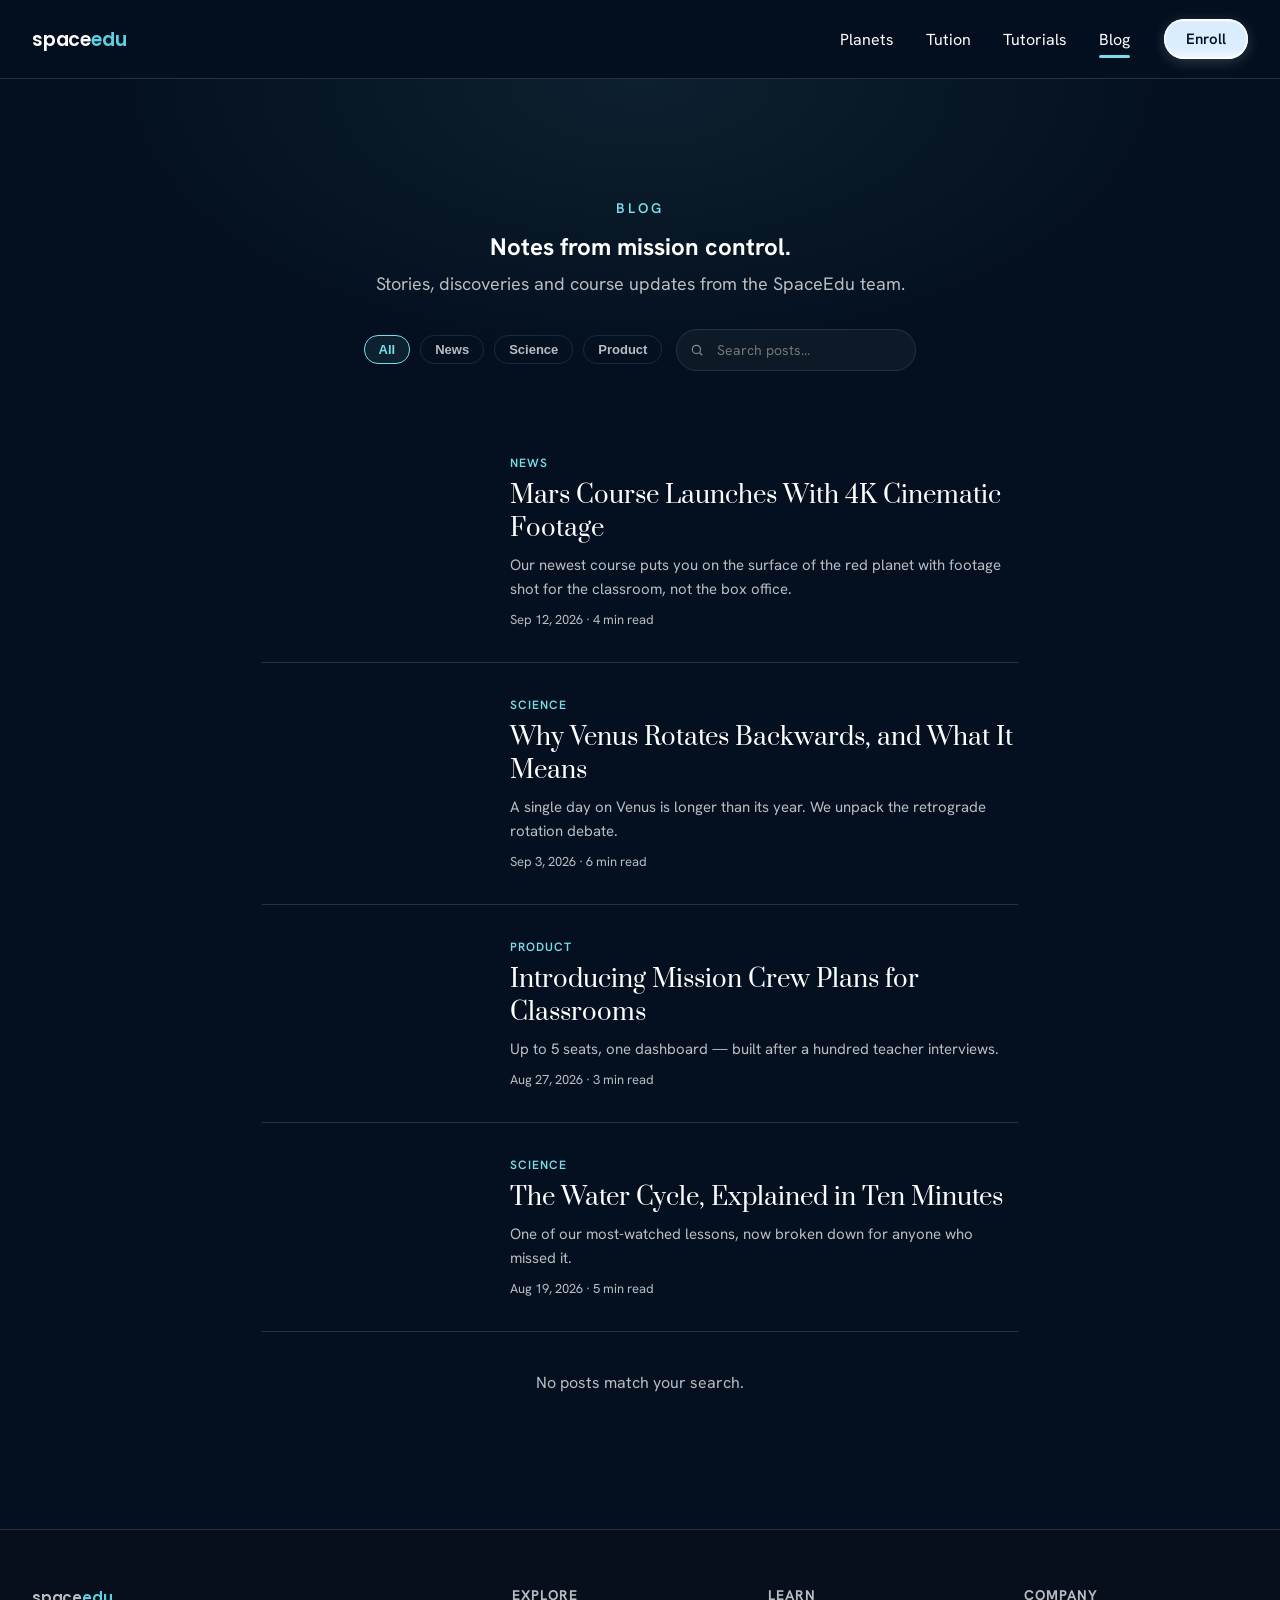
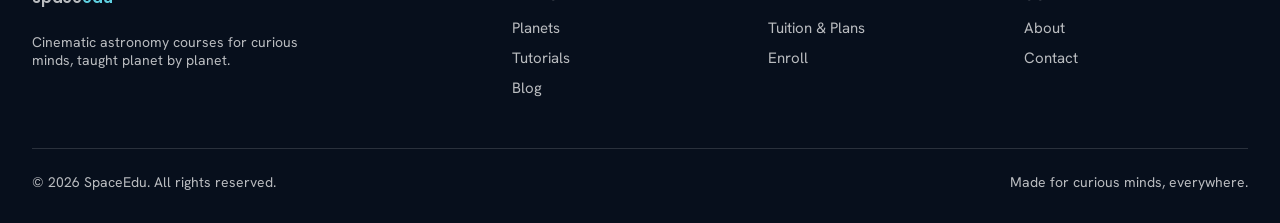
<file: blog.html>
<!DOCTYPE html>
<html lang="en">
<head>
<meta charset="UTF-8">
<meta name="viewport" content="width=device-width, initial-scale=1">
<title>Blog — SpaceEdu</title>
<link rel="icon" type="image/png" href="https://d8j0ntlcm91z4.cloudfront.net/user_38xzZboKViGWJOttwIXH07lWA1P/hf_20260827_202005_3346cc4d-ec3b-44ab-825c-b18e49f5021a.png">
<link rel="preconnect" href="https://fonts.googleapis.com">
<link rel="preconnect" href="https://fonts.gstatic.com" crossorigin>
<link href="https://fonts.googleapis.com/css2?family=Prata&family=Hanken+Grotesk:wght@400;500;600;700&family=Poppins:wght@500;600&display=swap" rel="stylesheet">
<link rel="stylesheet" href="styles.css">
<style>
.page-hero{padding:120px 0 40px;text-align:center;background:radial-gradient(ellipse at top,rgba(121,220,232,.08),transparent 60%)}
.blog-controls{display:flex;gap:14px;justify-content:center;align-items:center;flex-wrap:wrap;margin-top:30px}
.search-box{position:relative}
.search-box input{background:var(--card);border:1px solid var(--card-border);border-radius:22px;
  padding:11px 18px 11px 40px;color:#fff;font-family:var(--font-body);font-size:14px;width:240px;outline:none;transition:border-color .2s}
.search-box input:focus{border-color:var(--cyan)}
.search-box svg{position:absolute;left:14px;top:50%;transform:translateY(-50%);opacity:.5}
.post{border-bottom:1px solid var(--rule);padding:34px 0;display:grid;grid-template-columns:220px 1fr;gap:28px;align-items:center}
.post-thumb{height:130px;border-radius:12px;background-size:cover;background-position:center}
.post-tag{font-size:12px;color:var(--cyan);font-weight:600;letter-spacing:1px;text-transform:uppercase}
.post-title{font-family:var(--font-serif);font-size:24px;font-weight:400;margin:8px 0}
.post-excerpt{color:var(--ink-dim);font-size:15px;line-height:1.6}
.post-meta{color:var(--ink-dim);font-size:13px;margin-top:10px}
@media (max-width:640px){.post{grid-template-columns:1fr}}
</style>
</head>
<body>

<header class="navbar">
  <div class="navrow">
    <a class="logo" href="index.html">space<i>edu</i></a>
    <nav class="links" id="site-nav">
      <a href="index.html">Planets</a>
      <a href="tuition.html">Tution</a>
      <a href="tutorials.html">Tutorials</a>
      <a href="blog.html" aria-current="page">Blog</a>
      <a class="enroll" href="tuition.html">Enroll</a>
    </nav>
    <button class="burger" type="button" aria-label="Open navigation" aria-expanded="false" aria-controls="site-nav">
      <span></span><span></span><span></span>
    </button>
  </div>
</header>

<section class="page-hero">
  <div class="wrap">
    <div class="eyebrow center">Blog</div>
    <h1 class="h-serif center" style="max-width:700px">Notes from mission control.</h1>
    <p class="lede center" style="margin-top:8px">Stories, discoveries and course updates from the SpaceEdu team.</p>
    <div class="blog-controls">
      <div class="filter-row" role="group" aria-label="Filter posts by category" style="display:flex;gap:10px">
        <button type="button" class="tag active" data-cat="all">All</button>
        <button type="button" class="tag" data-cat="news">News</button>
        <button type="button" class="tag" data-cat="science">Science</button>
        <button type="button" class="tag" data-cat="product">Product</button>
      </div>
      <div class="search-box">
        <svg width="14" height="14" viewBox="0 0 24 24" fill="none" stroke="#fff" stroke-width="2"><circle cx="11" cy="11" r="7"/><path d="M21 21l-4.3-4.3"/></svg>
        <input type="text" id="blog-search" placeholder="Search posts…" aria-label="Search posts">
      </div>
    </div>
  </div>
</section>

<section style="padding-top:10px">
  <div class="wrap" style="max-width:820px">
    <article class="post reveal" data-cat="news" data-title="mars course launches with 4k cinematic footage">
      <div class="post-thumb" style="background-image:url('https://d8j0ntlcm91z4.cloudfront.net/user_38xzZboKViGWJOttwIXH07lWA1P/hf_20260827_202133_0ba6de7c-285d-43dc-b7ab-8c54c73707cb.png')"></div>
      <div>
        <div class="post-tag">News</div>
        <div class="post-title">Mars Course Launches With 4K Cinematic Footage</div>
        <p class="post-excerpt">Our newest course puts you on the surface of the red planet with footage shot for the classroom, not the box office.</p>
        <div class="post-meta">Sep 12, 2026 · 4 min read</div>
      </div>
    </article>

    <article class="post reveal" data-cat="science" data-title="why venus rotates backwards and what it means">
      <div class="post-thumb" style="background-image:url('https://d8j0ntlcm91z4.cloudfront.net/user_38xzZboKViGWJOttwIXH07lWA1P/hf_20260827_202133_cf55d1d8-7b59-4a64-80da-d72052ae974e.png')"></div>
      <div>
        <div class="post-tag">Science</div>
        <div class="post-title">Why Venus Rotates Backwards, and What It Means</div>
        <p class="post-excerpt">A single day on Venus is longer than its year. We unpack the retrograde rotation debate.</p>
        <div class="post-meta">Sep 3, 2026 · 6 min read</div>
      </div>
    </article>

    <article class="post reveal" data-cat="product" data-title="introducing mission crew plans for classrooms">
      <div class="post-thumb" style="background-image:url('https://d8j0ntlcm91z4.cloudfront.net/user_38xzZboKViGWJOttwIXH07lWA1P/hf_20260827_202133_508c64b8-a31e-4290-bdfc-1187df70e0a6.png')"></div>
      <div>
        <div class="post-tag">Product</div>
        <div class="post-title">Introducing Mission Crew Plans for Classrooms</div>
        <p class="post-excerpt">Up to 5 seats, one dashboard — built after a hundred teacher interviews.</p>
        <div class="post-meta">Aug 27, 2026 · 3 min read</div>
      </div>
    </article>

    <article class="post reveal" data-cat="science" data-title="the water cycle explained in ten minutes">
      <div class="post-thumb" style="background-image:url('https://d8j0ntlcm91z4.cloudfront.net/user_38xzZboKViGWJOttwIXH07lWA1P/hf_20260827_202133_508c64b8-a31e-4290-bdfc-1187df70e0a6.png')"></div>
      <div>
        <div class="post-tag">Science</div>
        <div class="post-title">The Water Cycle, Explained in Ten Minutes</div>
        <p class="post-excerpt">One of our most-watched lessons, now broken down for anyone who missed it.</p>
        <div class="post-meta">Aug 19, 2026 · 5 min read</div>
      </div>
    </article>
  </div>
  <div class="empty-msg" id="blog-empty" style="text-align:center;color:var(--ink-dim);padding:40px 0">No posts match your search.</div>
</section>

<footer>
  <div class="wrap">
    <div class="foot-grid">
      <div>
        <a class="logo" href="index.html" style="margin-bottom:14px;display:inline-block">space<i>edu</i></a>
        <p style="color:var(--ink-dim);font-size:14px;max-width:280px;margin-top:10px">Cinematic astronomy courses for curious minds, taught planet by planet.</p>
      </div>
      <div><h4>Explore</h4><a href="index.html">Planets</a><a href="tutorials.html">Tutorials</a><a href="blog.html">Blog</a></div>
      <div><h4>Learn</h4><a href="tuition.html">Tuition &amp; Plans</a><a href="tuition.html">Enroll</a></div>
      <div><h4>Company</h4><a href="#">About</a><a href="#">Contact</a></div>
    </div>
    <div class="foot-bottom"><span>© 2026 SpaceEdu. All rights reserved.</span><span>Made for curious minds, everywhere.</span></div>
  </div>
</footer>

<script src="app.js"></script>
<script>
(function(){
  var tags=document.querySelectorAll('.filter-row .tag');
  var search=document.getElementById('blog-search');
  var posts=document.querySelectorAll('.post');
  var empty=document.getElementById('blog-empty');
  var activeCat='all';

  function apply(){
    var q=search.value.trim().toLowerCase();
    var visible=0;
    posts.forEach(function(p){
      var catOk = activeCat==='all' || p.dataset.cat===activeCat;
      var textOk = !q || p.dataset.title.indexOf(q)!==-1;
      var show = catOk && textOk;
      p.style.display = show ? '' : 'none';
      if(show) visible++;
    });
    empty.style.display = visible===0 ? 'block' : 'none';
  }
  tags.forEach(function(t){
    t.addEventListener('click',function(){
      tags.forEach(function(x){x.classList.remove('active')});
      this.classList.add('active');
      activeCat=this.dataset.cat;
      apply();
    });
  });
  search.addEventListener('input', apply);
})();
</script>
</body>
</html>
</file>
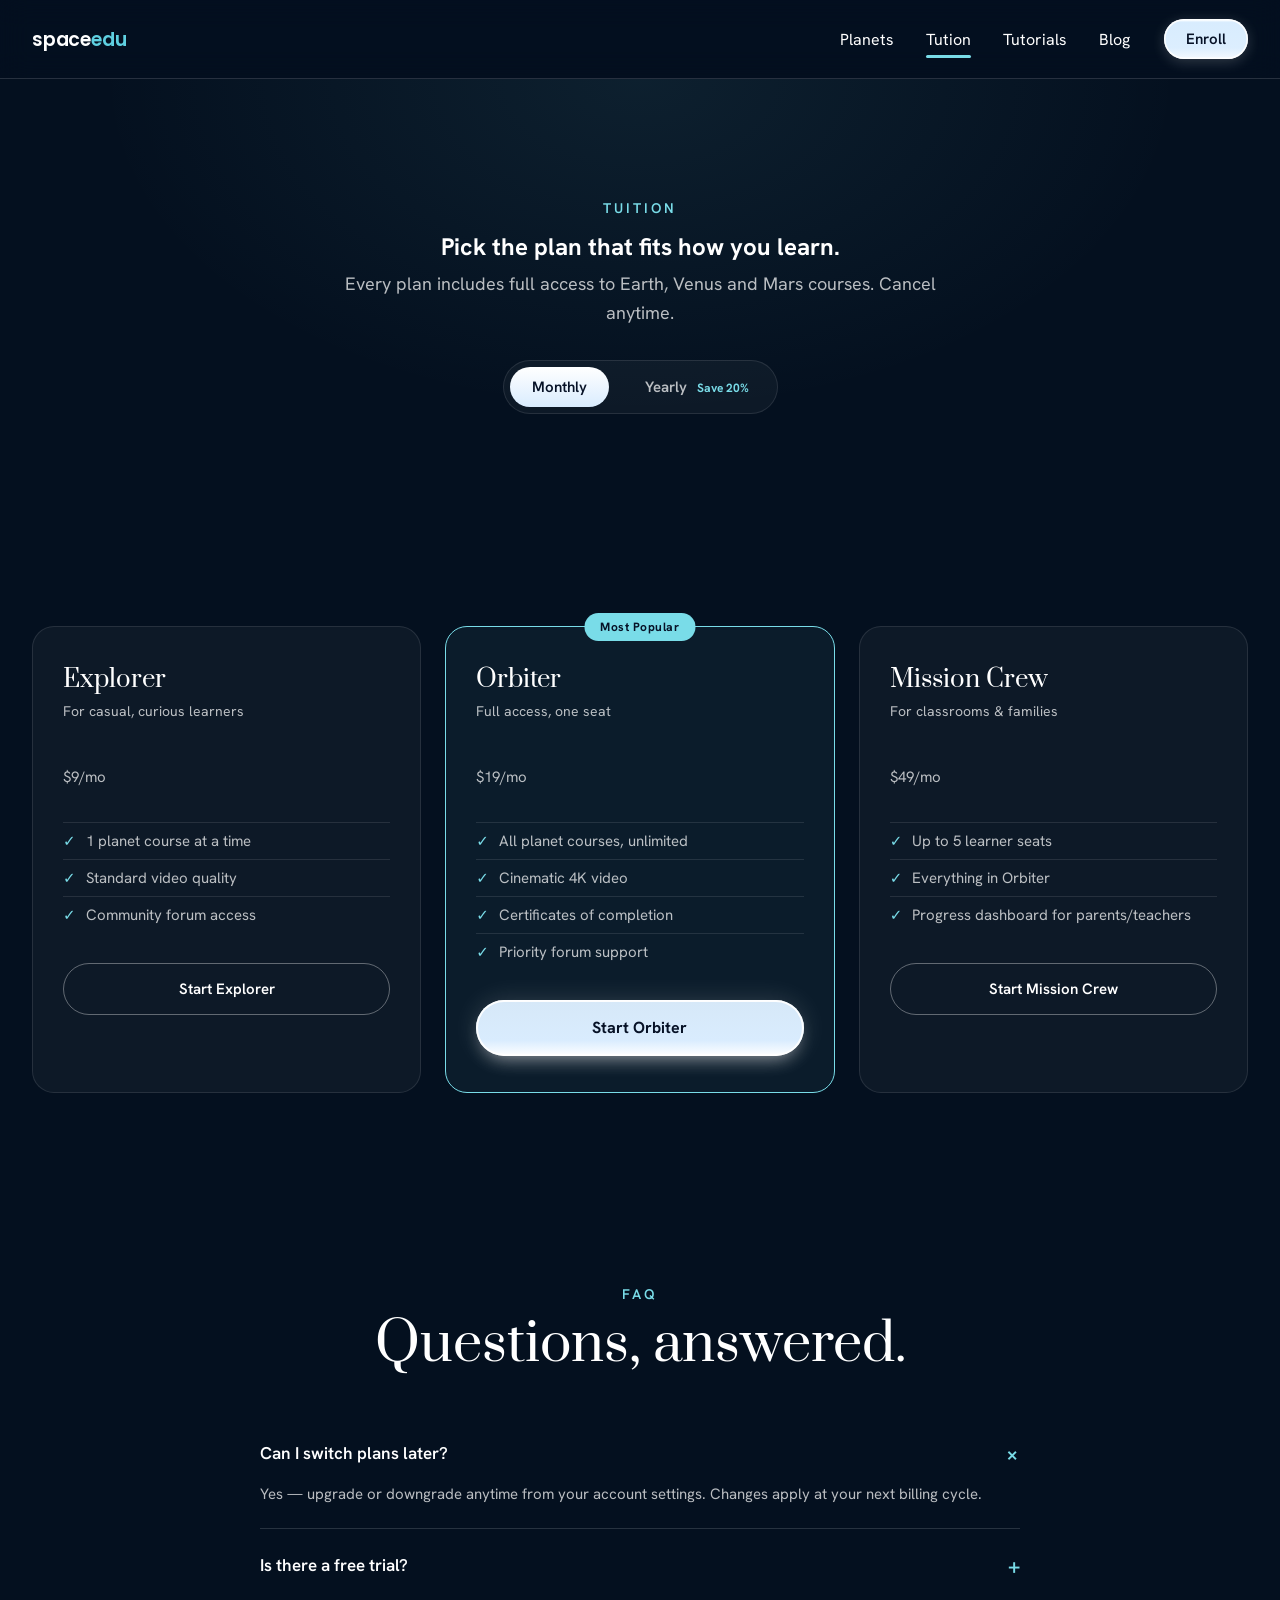
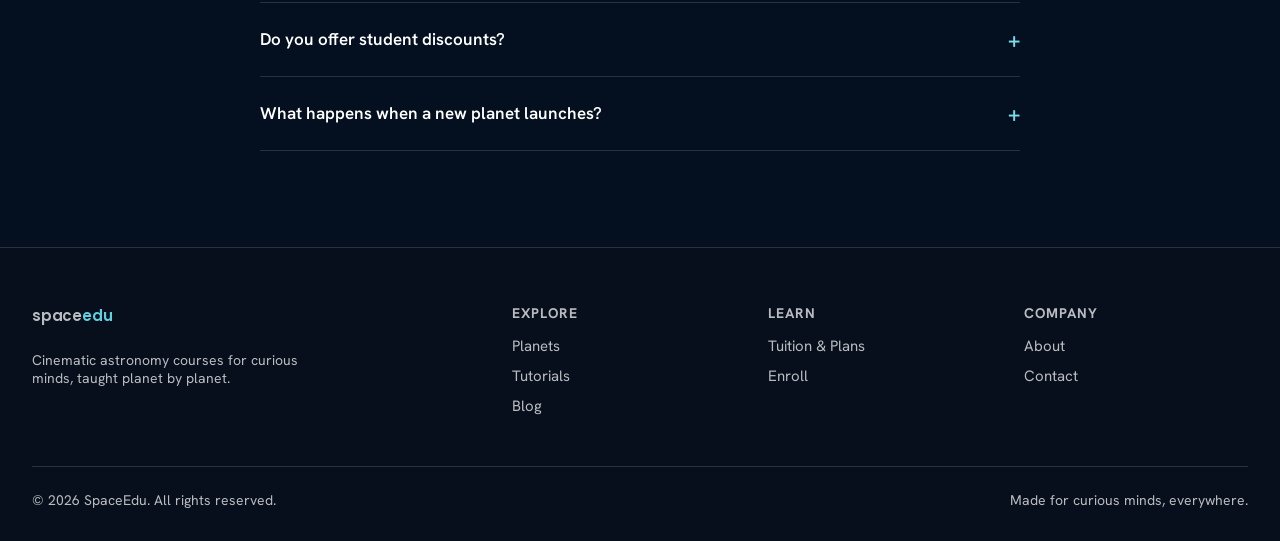
<file: tuition.html>
<!DOCTYPE html>
<html lang="en">
<head>
<meta charset="UTF-8">
<meta name="viewport" content="width=device-width, initial-scale=1">
<title>Tuition &amp; Plans — SpaceEdu</title>
<link rel="icon" type="image/png" href="https://d8j0ntlcm91z4.cloudfront.net/user_38xzZboKViGWJOttwIXH07lWA1P/hf_20260827_202005_3346cc4d-ec3b-44ab-825c-b18e49f5021a.png">
<link rel="preconnect" href="https://fonts.googleapis.com">
<link rel="preconnect" href="https://fonts.gstatic.com" crossorigin>
<link href="https://fonts.googleapis.com/css2?family=Prata&family=Hanken+Grotesk:wght@400;500;600;700&family=Poppins:wght@500;600&display=swap" rel="stylesheet">
<link rel="stylesheet" href="styles.css">
<style>
.page-hero{padding:120px 0 60px;text-align:center;background:radial-gradient(ellipse at top,rgba(121,220,232,.08),transparent 60%)}
.toggle-row{display:inline-flex;align-items:center;gap:14px;background:var(--card);border:1px solid var(--card-border);
  border-radius:30px;padding:6px;margin-top:32px}
.toggle-row button{border:0;background:none;color:var(--ink-dim);font-family:var(--font-body);font-weight:600;
  font-size:15px;padding:10px 22px;border-radius:24px;cursor:pointer;transition:all .25s}
.toggle-row button.active{background:linear-gradient(180deg,#fff,#d9ecfe);color:var(--btn-ink)}
.save-badge{font-size:12px;color:var(--cyan);font-weight:700;margin-left:6px}
.plans{display:grid;grid-template-columns:repeat(3,1fr);gap:24px;margin-top:56px}
@media (max-width:900px){.plans{grid-template-columns:1fr}}
.plan{position:relative;background:var(--card);border:1px solid var(--card-border);border-radius:22px;padding:36px 30px;
  transition:transform .3s cubic-bezier(.22,1,.36,1),border-color .3s}
.plan.featured{border-color:var(--cyan);background:rgba(121,220,232,.06)}
.plan:hover{transform:translateY(-8px)}
.plan .badge{position:absolute;top:-14px;left:50%;transform:translateX(-50%);background:var(--cyan);color:var(--btn-ink);
  font-size:12px;font-weight:700;padding:6px 16px;border-radius:14px;letter-spacing:.5px}
.plan h3{font-family:var(--font-serif);font-size:24px;font-weight:400;margin-bottom:6px}
.plan .price{font-family:var(--font-serif);font-size:44px;margin:18px 0 4px}
.plan .price span{font-size:15px;font-family:var(--font-body);color:var(--ink-dim)}
.plan ul{list-style:none;margin:24px 0 30px;color:var(--ink-dim);font-size:15px}
.plan li{padding:8px 0;border-top:1px solid var(--card-border);display:flex;gap:10px;align-items:center}
.plan li::before{content:"✓";color:var(--cyan);font-weight:700}
.plan .btn-pill,.plan .btn-ghost{width:100%}
.faq{max-width:760px;margin:0 auto}
.faq-item{border-bottom:1px solid var(--rule);padding:22px 0}
.faq-item summary{cursor:pointer;font-size:17px;font-weight:600;list-style:none;display:flex;justify-content:space-between;align-items:center}
.faq-item summary::-webkit-details-marker{display:none}
.faq-item summary::after{content:"+";font-size:22px;color:var(--cyan);transition:transform .25s}
.faq-item[open] summary::after{transform:rotate(45deg)}
.faq-item p{color:var(--ink-dim);margin-top:14px;line-height:1.6;font-size:15px}
</style>
</head>
<body>

<header class="navbar">
  <div class="navrow" id="navrow">
    <a class="logo" href="index.html">space<i>edu</i></a>
    <nav class="links" id="site-nav">
      <a href="index.html">Planets</a>
      <a href="tuition.html" aria-current="page">Tution</a>
      <a href="tutorials.html">Tutorials</a>
      <a href="blog.html">Blog</a>
      <a class="enroll" href="#plans">Enroll</a>
    </nav>
    <button class="burger" type="button" aria-label="Open navigation" aria-expanded="false" aria-controls="site-nav">
      <span></span><span></span><span></span>
    </button>
  </div>
</header>

<section class="page-hero">
  <div class="wrap">
    <div class="eyebrow center">Tuition</div>
    <h1 class="h-serif center" style="max-width:700px">Pick the plan that fits how you learn.</h1>
    <p class="lede center" style="margin-top:8px">Every plan includes full access to Earth, Venus and Mars courses. Cancel anytime.</p>
    <div class="toggle-row" role="group" aria-label="Billing period">
      <button type="button" class="active" data-period="monthly">Monthly</button>
      <button type="button" data-period="yearly">Yearly <span class="save-badge">Save 20%</span></button>
    </div>
  </div>
</section>

<section id="plans">
  <div class="wrap">
    <div class="plans">
      <div class="plan reveal">
        <h3>Explorer</h3>
        <p style="color:var(--ink-dim);font-size:14px">For casual, curious learners</p>
        <div class="price"><span class="amt" data-monthly="9" data-yearly="7">$9</span><span>/mo</span></div>
        <ul>
          <li>1 planet course at a time</li>
          <li>Standard video quality</li>
          <li>Community forum access</li>
        </ul>
        <a class="btn-ghost" href="#" style="display:flex">Start Explorer</a>
      </div>
      <div class="plan featured reveal">
        <span class="badge">Most Popular</span>
        <h3>Orbiter</h3>
        <p style="color:var(--ink-dim);font-size:14px">Full access, one seat</p>
        <div class="price"><span class="amt" data-monthly="19" data-yearly="15">$19</span><span>/mo</span></div>
        <ul>
          <li>All planet courses, unlimited</li>
          <li>Cinematic 4K video</li>
          <li>Certificates of completion</li>
          <li>Priority forum support</li>
        </ul>
        <a class="btn-pill" href="#" style="display:flex">Start Orbiter</a>
      </div>
      <div class="plan reveal">
        <h3>Mission Crew</h3>
        <p style="color:var(--ink-dim);font-size:14px">For classrooms &amp; families</p>
        <div class="price"><span class="amt" data-monthly="49" data-yearly="39">$49</span><span>/mo</span></div>
        <ul>
          <li>Up to 5 learner seats</li>
          <li>Everything in Orbiter</li>
          <li>Progress dashboard for parents/teachers</li>
        </ul>
        <a class="btn-ghost" href="#" style="display:flex">Start Mission Crew</a>
      </div>
    </div>
  </div>
</section>

<section>
  <div class="wrap">
    <div class="eyebrow center">FAQ</div>
    <h2 class="h-serif center" style="margin-bottom:44px">Questions, answered.</h2>
    <div class="faq">
      <details class="faq-item" open>
        <summary>Can I switch plans later?</summary>
        <p>Yes — upgrade or downgrade anytime from your account settings. Changes apply at your next billing cycle.</p>
      </details>
      <details class="faq-item">
        <summary>Is there a free trial?</summary>
        <p>Every plan starts with a 7-day free trial, no card charged until it ends.</p>
      </details>
      <details class="faq-item">
        <summary>Do you offer student discounts?</summary>
        <p>Yes — verified students get 30% off any plan. Look for the discount code at checkout.</p>
      </details>
      <details class="faq-item">
        <summary>What happens when a new planet launches?</summary>
        <p>Orbiter and Mission Crew members get instant access. Explorer members can add it à la carte.</p>
      </details>
    </div>
  </div>
</section>

<footer>
  <div class="wrap">
    <div class="foot-grid">
      <div>
        <a class="logo" href="index.html" style="margin-bottom:14px;display:inline-block">space<i>edu</i></a>
        <p style="color:var(--ink-dim);font-size:14px;max-width:280px;margin-top:10px">Cinematic astronomy courses for curious minds, taught planet by planet.</p>
      </div>
      <div><h4>Explore</h4><a href="index.html">Planets</a><a href="tutorials.html">Tutorials</a><a href="blog.html">Blog</a></div>
      <div><h4>Learn</h4><a href="tuition.html">Tuition &amp; Plans</a><a href="#plans">Enroll</a></div>
      <div><h4>Company</h4><a href="#">About</a><a href="#">Contact</a></div>
    </div>
    <div class="foot-bottom"><span>© 2026 SpaceEdu. All rights reserved.</span><span>Made for curious minds, everywhere.</span></div>
  </div>
</footer>

<script src="app.js"></script>
<script>
(function(){
  var btns=document.querySelectorAll('.toggle-row button');
  var amounts=document.querySelectorAll('.amt');
  btns.forEach(function(b){
    b.addEventListener('click',function(){
      btns.forEach(function(x){x.classList.remove('active')});
      this.classList.add('active');
      var period=this.dataset.period;
      amounts.forEach(function(a){ a.textContent = '$'+a.dataset[period]; });
    });
  });
})();
</script>
</body>
</html>
</file>
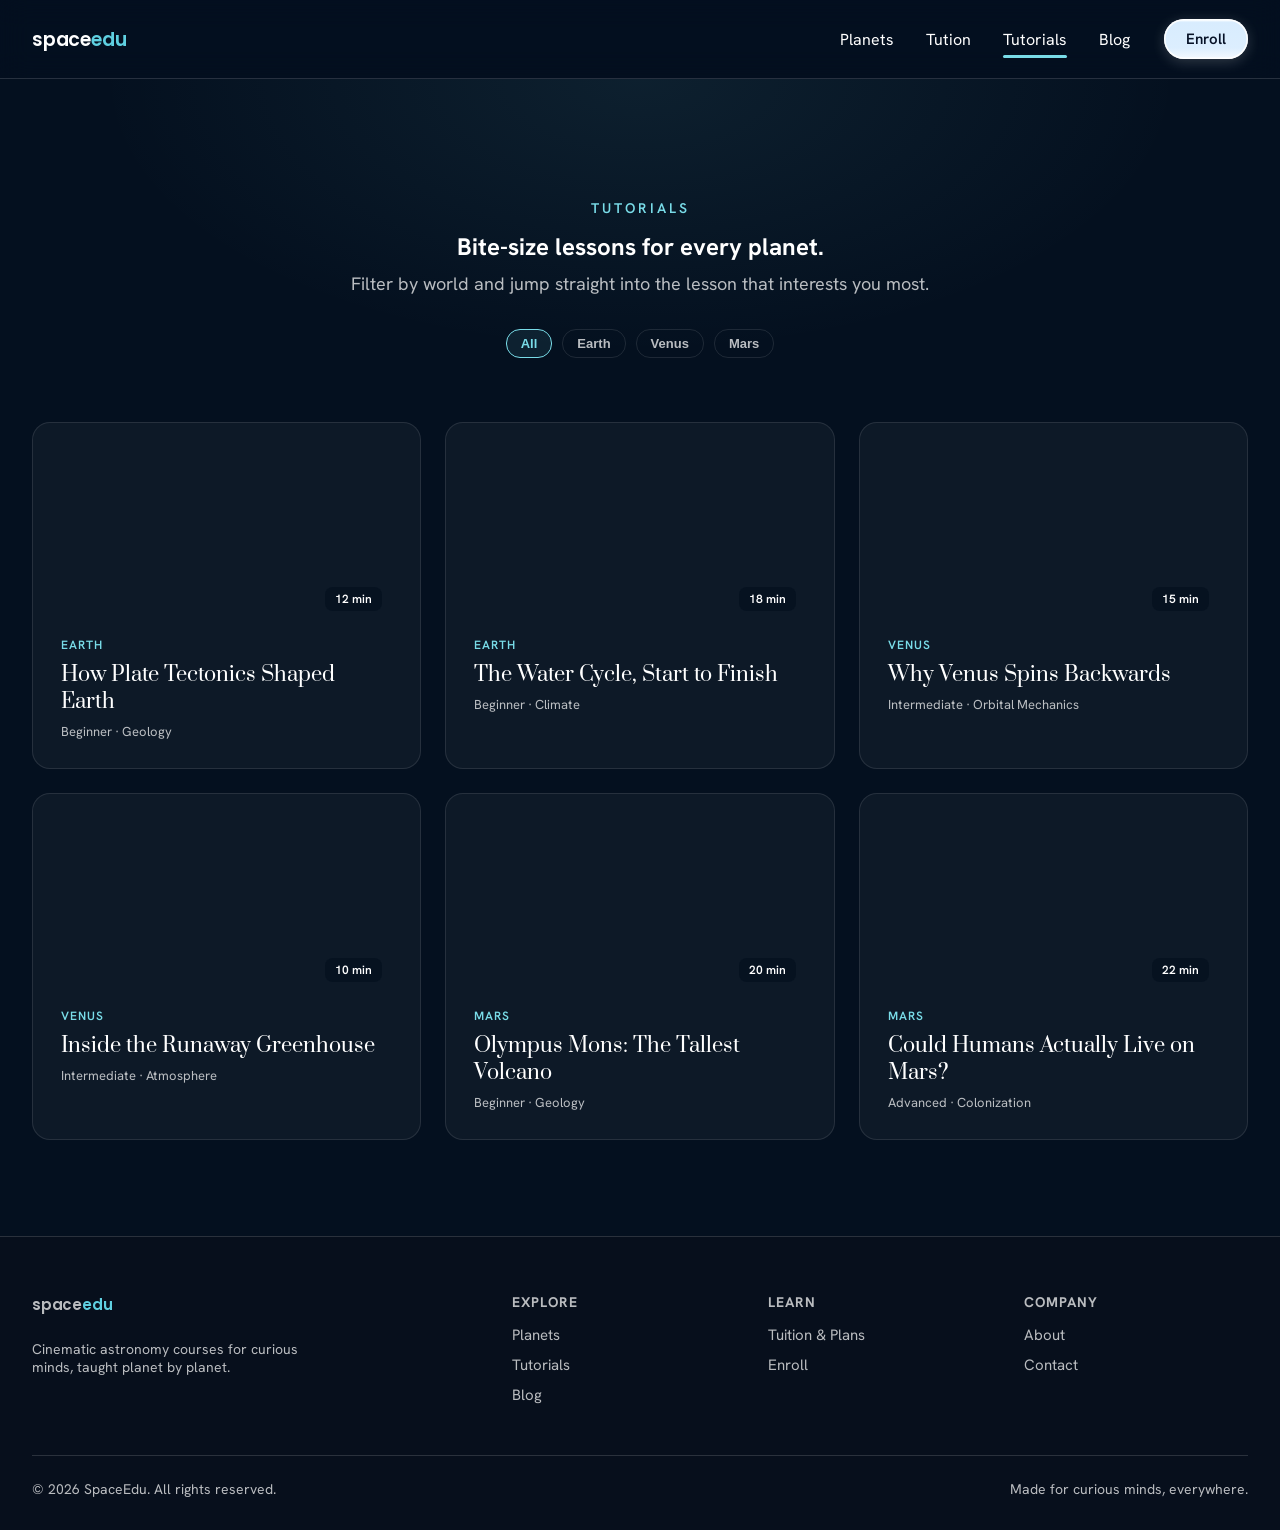
<file: tutorials.html>
<!DOCTYPE html>
<html lang="en">
<head>
<meta charset="UTF-8">
<meta name="viewport" content="width=device-width, initial-scale=1">
<title>Tutorials — SpaceEdu</title>
<link rel="icon" type="image/png" href="https://d8j0ntlcm91z4.cloudfront.net/user_38xzZboKViGWJOttwIXH07lWA1P/hf_20260827_202005_3346cc4d-ec3b-44ab-825c-b18e49f5021a.png">
<link rel="preconnect" href="https://fonts.googleapis.com">
<link rel="preconnect" href="https://fonts.gstatic.com" crossorigin>
<link href="https://fonts.googleapis.com/css2?family=Prata&family=Hanken+Grotesk:wght@400;500;600;700&family=Poppins:wght@500;600&display=swap" rel="stylesheet">
<link rel="stylesheet" href="styles.css">
<style>
.page-hero{padding:120px 0 44px;text-align:center;background:radial-gradient(ellipse at top,rgba(121,220,232,.08),transparent 60%)}
.filter-row{display:flex;gap:10px;justify-content:center;flex-wrap:wrap;margin-top:30px}
.tut-thumb{height:170px;border-radius:12px;background-size:cover;background-position:center;position:relative;margin-bottom:16px}
.tut-thumb .dur{position:absolute;bottom:10px;right:10px;background:rgba(4,16,31,.75);backdrop-filter:blur(4px);
  padding:4px 10px;border-radius:8px;font-size:12px;font-weight:600}
.tut-tag{font-size:12px;color:var(--cyan);font-weight:600;letter-spacing:1px;text-transform:uppercase}
.tut-title{font-family:var(--font-serif);font-size:20px;margin:8px 0;font-weight:400}
.tut-meta{color:var(--ink-dim);font-size:13px}
.tut-card{cursor:pointer}
.hide{display:none !important}
.empty-msg{text-align:center;color:var(--ink-dim);padding:60px 0;display:none}
.empty-msg.show{display:block}
</style>
</head>
<body>

<header class="navbar">
  <div class="navrow">
    <a class="logo" href="index.html">space<i>edu</i></a>
    <nav class="links" id="site-nav">
      <a href="index.html">Planets</a>
      <a href="tuition.html">Tution</a>
      <a href="tutorials.html" aria-current="page">Tutorials</a>
      <a href="blog.html">Blog</a>
      <a class="enroll" href="tuition.html">Enroll</a>
    </nav>
    <button class="burger" type="button" aria-label="Open navigation" aria-expanded="false" aria-controls="site-nav">
      <span></span><span></span><span></span>
    </button>
  </div>
</header>

<section class="page-hero">
  <div class="wrap">
    <div class="eyebrow center">Tutorials</div>
    <h1 class="h-serif center" style="max-width:700px">Bite-size lessons for every planet.</h1>
    <p class="lede center" style="margin-top:8px">Filter by world and jump straight into the lesson that interests you most.</p>
    <div class="filter-row" role="group" aria-label="Filter tutorials by planet">
      <button type="button" class="tag active" data-filter="all">All</button>
      <button type="button" class="tag" data-filter="earth">Earth</button>
      <button type="button" class="tag" data-filter="venus">Venus</button>
      <button type="button" class="tag" data-filter="mars">Mars</button>
    </div>
  </div>
</section>

<section style="padding-top:20px">
  <div class="wrap">
    <div class="grid grid-3" id="tut-grid">

      <div class="card tut-card reveal" data-planet="earth">
        <div class="tut-thumb" style="background-image:url('https://d8j0ntlcm91z4.cloudfront.net/user_38xzZboKViGWJOttwIXH07lWA1P/hf_20260827_202133_508c64b8-a31e-4290-bdfc-1187df70e0a6.png')"><span class="dur">12 min</span></div>
        <div class="tut-tag">Earth</div>
        <div class="tut-title">How Plate Tectonics Shaped Earth</div>
        <div class="tut-meta">Beginner · Geology</div>
      </div>

      <div class="card tut-card reveal" data-planet="earth">
        <div class="tut-thumb" style="background-image:url('https://d8j0ntlcm91z4.cloudfront.net/user_38xzZboKViGWJOttwIXH07lWA1P/hf_20260827_202133_508c64b8-a31e-4290-bdfc-1187df70e0a6.png')"><span class="dur">18 min</span></div>
        <div class="tut-tag">Earth</div>
        <div class="tut-title">The Water Cycle, Start to Finish</div>
        <div class="tut-meta">Beginner · Climate</div>
      </div>

      <div class="card tut-card reveal" data-planet="venus">
        <div class="tut-thumb" style="background-image:url('https://d8j0ntlcm91z4.cloudfront.net/user_38xzZboKViGWJOttwIXH07lWA1P/hf_20260827_202133_cf55d1d8-7b59-4a64-80da-d72052ae974e.png')"><span class="dur">15 min</span></div>
        <div class="tut-tag">Venus</div>
        <div class="tut-title">Why Venus Spins Backwards</div>
        <div class="tut-meta">Intermediate · Orbital Mechanics</div>
      </div>

      <div class="card tut-card reveal" data-planet="venus">
        <div class="tut-thumb" style="background-image:url('https://d8j0ntlcm91z4.cloudfront.net/user_38xzZboKViGWJOttwIXH07lWA1P/hf_20260827_202133_cf55d1d8-7b59-4a64-80da-d72052ae974e.png')"><span class="dur">10 min</span></div>
        <div class="tut-tag">Venus</div>
        <div class="tut-title">Inside the Runaway Greenhouse</div>
        <div class="tut-meta">Intermediate · Atmosphere</div>
      </div>

      <div class="card tut-card reveal" data-planet="mars">
        <div class="tut-thumb" style="background-image:url('https://d8j0ntlcm91z4.cloudfront.net/user_38xzZboKViGWJOttwIXH07lWA1P/hf_20260827_202133_0ba6de7c-285d-43dc-b7ab-8c54c73707cb.png')"><span class="dur">20 min</span></div>
        <div class="tut-tag">Mars</div>
        <div class="tut-title">Olympus Mons: The Tallest Volcano</div>
        <div class="tut-meta">Beginner · Geology</div>
      </div>

      <div class="card tut-card reveal" data-planet="mars">
        <div class="tut-thumb" style="background-image:url('https://d8j0ntlcm91z4.cloudfront.net/user_38xzZboKViGWJOttwIXH07lWA1P/hf_20260827_202133_0ba6de7c-285d-43dc-b7ab-8c54c73707cb.png')"><span class="dur">22 min</span></div>
        <div class="tut-tag">Mars</div>
        <div class="tut-title">Could Humans Actually Live on Mars?</div>
        <div class="tut-meta">Advanced · Colonization</div>
      </div>

    </div>
    <div class="empty-msg" id="empty-msg">No tutorials match that filter yet — check back soon.</div>
  </div>
</section>

<footer>
  <div class="wrap">
    <div class="foot-grid">
      <div>
        <a class="logo" href="index.html" style="margin-bottom:14px;display:inline-block">space<i>edu</i></a>
        <p style="color:var(--ink-dim);font-size:14px;max-width:280px;margin-top:10px">Cinematic astronomy courses for curious minds, taught planet by planet.</p>
      </div>
      <div><h4>Explore</h4><a href="index.html">Planets</a><a href="tutorials.html">Tutorials</a><a href="blog.html">Blog</a></div>
      <div><h4>Learn</h4><a href="tuition.html">Tuition &amp; Plans</a><a href="tuition.html">Enroll</a></div>
      <div><h4>Company</h4><a href="#">About</a><a href="#">Contact</a></div>
    </div>
    <div class="foot-bottom"><span>© 2026 SpaceEdu. All rights reserved.</span><span>Made for curious minds, everywhere.</span></div>
  </div>
</footer>

<script src="app.js"></script>
<script>
(function(){
  var tags=document.querySelectorAll('.filter-row .tag');
  var cards=document.querySelectorAll('.tut-card');
  var empty=document.getElementById('empty-msg');
  tags.forEach(function(t){
    t.addEventListener('click',function(){
      tags.forEach(function(x){x.classList.remove('active')});
      this.classList.add('active');
      var f=this.dataset.filter;
      var visible=0;
      cards.forEach(function(c){
        var show = f==='all' || c.dataset.planet===f;
        c.classList.toggle('hide', !show);
        if(show) visible++;
      });
      empty.classList.toggle('show', visible===0);
    });
  });
})();
</script>
</body>
</html>
</file>
<file: styles.css>
/* ============================================================
   SPACEEDU — shared design system
   Tokens pulled straight from the hero spec so every page reads
   as one product: dark cosmic background, Prata display type,
   Hanken Grotesk body, cyan accent, glossy white pill buttons.
   ============================================================ */
*,*::before,*::after{box-sizing:border-box;margin:0;padding:0}
:root{
  --bg:#04101f;
  --bg2:#070f1c;
  --ink:#ffffff;
  --ink-dim:rgba(255,255,255,.72);
  --cyan:#79dce8;
  --cyan-logo:#5fd0e1;
  --rule:rgba(255,255,255,.14);
  --btn-ink:#071227;
  --card:rgba(255,255,255,.04);
  --card-border:rgba(255,255,255,.10);
  --font-serif:'Prata',Georgia,serif;
  --font-body:'Hanken Grotesk',system-ui,-apple-system,'Segoe UI',sans-serif;
  --font-logo:'Poppins',sans-serif;
  --maxw:1280px;
}
html{scroll-behavior:smooth}
body{
  background:var(--bg);color:var(--ink);font-family:var(--font-body);
  -webkit-font-smoothing:antialiased;-moz-osx-font-smoothing:grayscale;
  overflow-x:hidden;
}
img{max-width:100%;display:block}
a{color:inherit}
.wrap{max-width:var(--maxw);margin:0 auto;padding:0 32px}

/* ---------- NAV ---------- */
.navbar{position:sticky;top:0;left:0;right:0;z-index:50;
  background:rgba(4,16,31,.55);backdrop-filter:blur(14px);-webkit-backdrop-filter:blur(14px);
  border-bottom:1px solid var(--rule);}
.navrow{max-width:var(--maxw);margin:0 auto;padding:0 32px;height:78px;
  display:flex;align-items:center;justify-content:space-between}
.logo{font-family:var(--font-logo);font-weight:600;font-size:19px;letter-spacing:-.2px;
  text-decoration:none;color:#fff;white-space:nowrap}
.logo i{font-style:normal;color:var(--cyan-logo)}
.links{display:flex;align-items:center}
.links a{position:relative;display:flex;align-items:center;height:78px;
  font-size:16px;color:#fff;text-decoration:none;padding:0 16px;white-space:nowrap}
.links a[aria-current="page"]::after{content:"";position:absolute;left:16px;right:16px;
  bottom:20px;height:3px;background:var(--cyan);border-radius:2px}
.links a.enroll{margin-left:18px;padding:0 22px;height:40px;border-radius:20px;
  display:flex;align-items:center;justify-content:center;font-weight:600;font-size:15px;
  color:var(--btn-ink);
  background:linear-gradient(180deg,#fff 0%,#d8ecfe 9%,#dceefe 72%,#f4f9ff 100%);
  box-shadow:0 3px 14px rgba(255,255,255,.18),inset 0 0 0 1.5px rgba(255,255,255,.9)}
.burger{display:none;position:relative;width:44px;height:44px;border:0;background:none;
  cursor:pointer;flex-direction:column;align-items:center;justify-content:center;gap:6px}
.burger span{display:block;width:22px;height:2px;border-radius:2px;background:#fff;
  transition:transform .28s ease,opacity .18s linear}
.navrow[data-open="true"] .burger span:nth-child(1){transform:translateY(8px) rotate(45deg)}
.navrow[data-open="true"] .burger span:nth-child(2){opacity:0}
.navrow[data-open="true"] .burger span:nth-child(3){transform:translateY(-8px) rotate(-45deg)}

@media (max-width:900px){
  .burger{display:flex}
  .links{position:absolute;top:78px;right:16px;left:16px;z-index:40;flex-direction:column;
    align-items:stretch;padding:10px;border-radius:16px;background:rgba(8,18,34,.92);
    backdrop-filter:blur(16px);border:1px solid rgba(255,255,255,.12);
    box-shadow:0 18px 44px rgba(2,8,20,.55);
    opacity:0;visibility:hidden;transform:translateY(-8px);
    transition:opacity .22s ease,transform .26s ease,visibility .26s}
  .navrow[data-open="true"] .links{opacity:1;visibility:visible;transform:none}
  .links a{height:auto;padding:14px 14px;font-size:17px;justify-content:flex-start}
  .links a[aria-current="page"]::after{bottom:8px;left:14px}
  .links a+a{border-top:1px solid rgba(255,255,255,.08)}
  .links a.enroll{margin:10px 0 2px;height:44px;justify-content:center;border-top:0}
}

/* ---------- BUTTONS ---------- */
.btn-pill{display:inline-flex;align-items:center;justify-content:center;gap:8px;
  padding:0 30px;height:56px;border-radius:28px;border:0;cursor:pointer;
  font-family:var(--font-body);font-weight:700;font-size:16px;color:var(--btn-ink);
  text-decoration:none;
  background:linear-gradient(180deg,#fff 0%,#d6e8f8 4%,#d9ecfe 72%,#fff 100%);
  box-shadow:0 10px 18px -8px rgba(255,255,255,.5),0 0 26px rgba(255,255,255,.15),
             inset 0 0 0 2px rgba(255,255,255,.9);
  transition:transform .2s ease}
.btn-pill:hover{transform:translateY(-2px)}
.btn-ghost{display:inline-flex;align-items:center;justify-content:center;
  padding:0 26px;height:52px;border-radius:26px;border:1px solid rgba(255,255,255,.35);
  color:#fff;text-decoration:none;font-weight:600;font-size:15px;transition:border-color .2s,background .2s}
.btn-ghost:hover{border-color:var(--cyan);background:rgba(121,220,232,.08)}

/* ---------- SECTIONS / TYPE ---------- */
section{padding:96px 0}
.eyebrow{font-size:14px;font-weight:600;letter-spacing:3px;color:var(--cyan);
  text-transform:uppercase;margin-bottom:14px}
h2.h-serif{font-family:var(--font-serif);font-weight:400;font-size:clamp(32px,4.5vw,52px);
  line-height:1.08;margin-bottom:18px}
p.lede{font-size:18px;line-height:1.6;color:var(--ink-dim);max-width:640px}
.center{text-align:center;margin-left:auto;margin-right:auto}

/* ---------- CARDS ---------- */
.card{background:var(--card);border:1px solid var(--card-border);border-radius:18px;
  padding:28px;transition:transform .3s cubic-bezier(.22,1,.36,1),border-color .3s,background .3s}
.card:hover{transform:translateY(-6px);border-color:rgba(121,220,232,.4);background:rgba(255,255,255,.06)}
.grid{display:grid;gap:24px}
.grid-3{grid-template-columns:repeat(3,1fr)}
.grid-2{grid-template-columns:repeat(2,1fr)}
@media (max-width:900px){.grid-3{grid-template-columns:repeat(2,1fr)}}
@media (max-width:640px){.grid-3,.grid-2{grid-template-columns:1fr}}

/* ---------- FOOTER ---------- */
footer{border-top:1px solid var(--rule);padding:56px 0 32px;background:var(--bg2)}
.foot-grid{display:grid;grid-template-columns:2fr 1fr 1fr 1fr;gap:32px;margin-bottom:40px}
.foot-grid h4{font-size:14px;letter-spacing:1px;text-transform:uppercase;color:var(--ink-dim);margin-bottom:14px}
.foot-grid a{display:block;color:var(--ink-dim);text-decoration:none;font-size:15px;margin-bottom:10px}
.foot-grid a:hover{color:var(--cyan)}
.foot-bottom{border-top:1px solid var(--rule);padding-top:24px;display:flex;justify-content:space-between;
  color:var(--ink-dim);font-size:14px;flex-wrap:wrap;gap:10px}
@media (max-width:700px){.foot-grid{grid-template-columns:1fr 1fr}}

/* ---------- REVEAL ON SCROLL ---------- */
.reveal{opacity:0;transform:translateY(24px);transition:opacity .7s cubic-bezier(.22,1,.36,1),transform .7s cubic-bezier(.22,1,.36,1)}
.reveal.in{opacity:1;transform:none}
@media (prefers-reduced-motion:reduce){.reveal{opacity:1;transform:none;transition:none}}

/* ---------- MISC ---------- */
.tag{display:inline-flex;align-items:center;padding:6px 14px;border-radius:14px;
  font-size:13px;font-weight:600;border:1px solid var(--card-border);color:var(--ink-dim);
  cursor:pointer;background:transparent;transition:all .2s}
.tag.active,.tag:hover{border-color:var(--cyan);color:var(--cyan);background:rgba(121,220,232,.08)}
</file>
